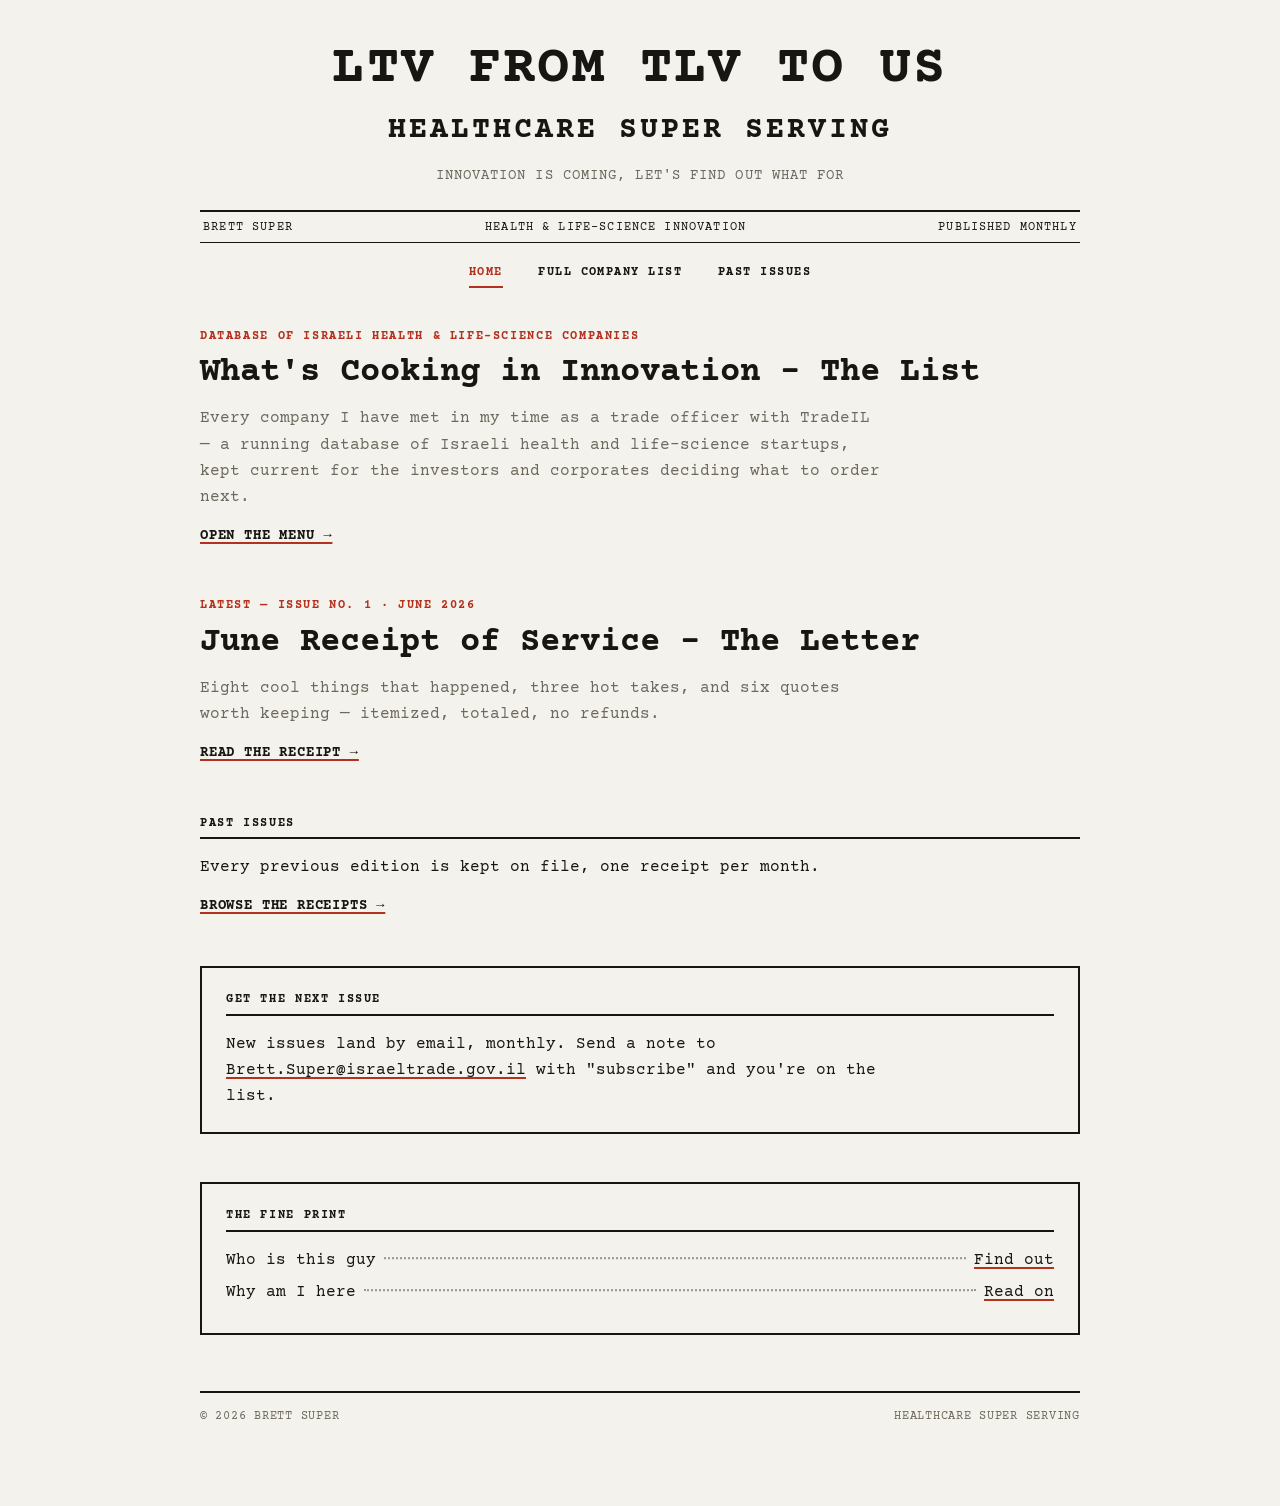
<file: index.html>
<!DOCTYPE html>
<html lang="en">
<head>
<meta charset="utf-8">
<meta name="viewport" content="width=device-width, initial-scale=1">
<title>Healthcare Super Serving — LTV from TLV to US</title>
<meta name="description" content="Essays on healthcare systems, incentives, and innovation — plus a curated database of Israeli health and life-science startups. By Brett Super.">
<link rel="preconnect" href="https://fonts.googleapis.com">
<link rel="preconnect" href="https://fonts.gstatic.com" crossorigin>
<link href="https://fonts.googleapis.com/css2?family=Courier+Prime:ital,wght@0,400;0,700;1,400&display=swap" rel="stylesheet">
<link rel="stylesheet" href="style.css">
</head>
<body>
<div class="sheet">

  <!-- ================= MASTHEAD ================= -->
  <header class="masthead">
    <h1><a href="index.html">LTV from TLV to US</a></h1>
    <p class="masthead-jr">Healthcare Super Serving</p>
    <p class="tagline">Innovation is Coming, Let's Find Out What For</p>
    <div class="dateline">
      <span>Brett Super</span>
      <span>Health &amp; life-science innovation</span>
      <span>Published monthly</span>
    </div>
  </header>

  <nav class="tabs" aria-label="Site">
    <a href="index.html" aria-current="page">Home</a>
    <a href="menu.html">Full Company List</a>
    <a href="archive.html">Past Issues</a>
  </nav>

  <!-- ================= WHAT'S COOKING =================
       Standing link to the startup database sheet.
  ==================================================== -->
  <section class="lead">
    <p class="kicker">Database of Israeli Health &amp; Life-Science Companies</p>
    <h2><a href="menu.html">What's Cooking in Innovation - The List</a></h2>
    <p class="deck">Every company I have met in my time as a trade officer with TradeIL — a running database of Israeli health and life-science startups, kept current for the investors and corporates deciding what to order next.</p>
    <a class="readlink" href="menu.html">Open the menu →</a>
  </section>

  <!-- ================= LATEST ISSUE =================
       When you publish a new issue, update this block:
       1. Change the href to the new issue file
       2. Change the kicker number/date, headline, and deck
       Then move the OLD issue down into the archive list below.
  ================================================== -->
  <section class="lead">
    <p class="kicker">Latest — Issue No. 1 · June 2026</p>
    <h2><a href="issues/issue-01.html">June Receipt of Service - The Letter</a></h2>
    <p class="deck">Eight cool things that happened, three hot takes, and six quotes worth keeping — itemized, totaled, no refunds.</p>
    <a class="readlink" href="issues/issue-01.html">Read the receipt →</a>
  </section>

  <!-- The full archive now lives on its own tab: archive.html.
       Nothing to maintain here — just the standing link below. -->
  <section>
    <h2 class="section-label">Past Issues</h2>
    <p style="margin-top:0.9rem;">Every previous edition is kept on file, one receipt per month.</p>
    <a class="readlink" href="archive.html">Browse the receipts →</a>
  </section>

  <!-- ================= SUBSCRIBE =================
       For now this is a simple email link. When you set up an
       email service (e.g. Buttondown), replace the paragraph
       below with the signup form code they give you.
  =============================================== -->
  <section class="subscribe">
    <h2 class="section-label">Get the next issue</h2>
    <p style="margin-top:0.9rem;">New issues land by email, monthly. Send a note to
      <a href="mailto:Brett.Super@israeltrade.gov.il?subject=Subscribe%20me%20to%20Healthcare%20Super%20Serving">Brett.Super@israeltrade.gov.il</a>
      with "subscribe" and you're on the list.</p>
  </section>

  <!-- ================= THE FINE PRINT =================
       Bio + mission statement links.
  ==================================================== -->
  <section class="subscribe">
    <h2 class="section-label">The Fine Print</h2>
    <div style="margin-top:0.9rem;">
      <div class="r-line"><span>Who is this guy</span><span class="fill"></span><a href="about.html">Find out</a></div>
      <div class="r-line"><span>Why am I here</span><span class="fill"></span><a href="why.html">Read on</a></div>
    </div>
  </section>

  <footer class="site-footer">
    <span>© 2026 Brett Super</span>
    <span>Healthcare Super Serving</span>
  </footer>

</div>
</body>
</html>
</file>
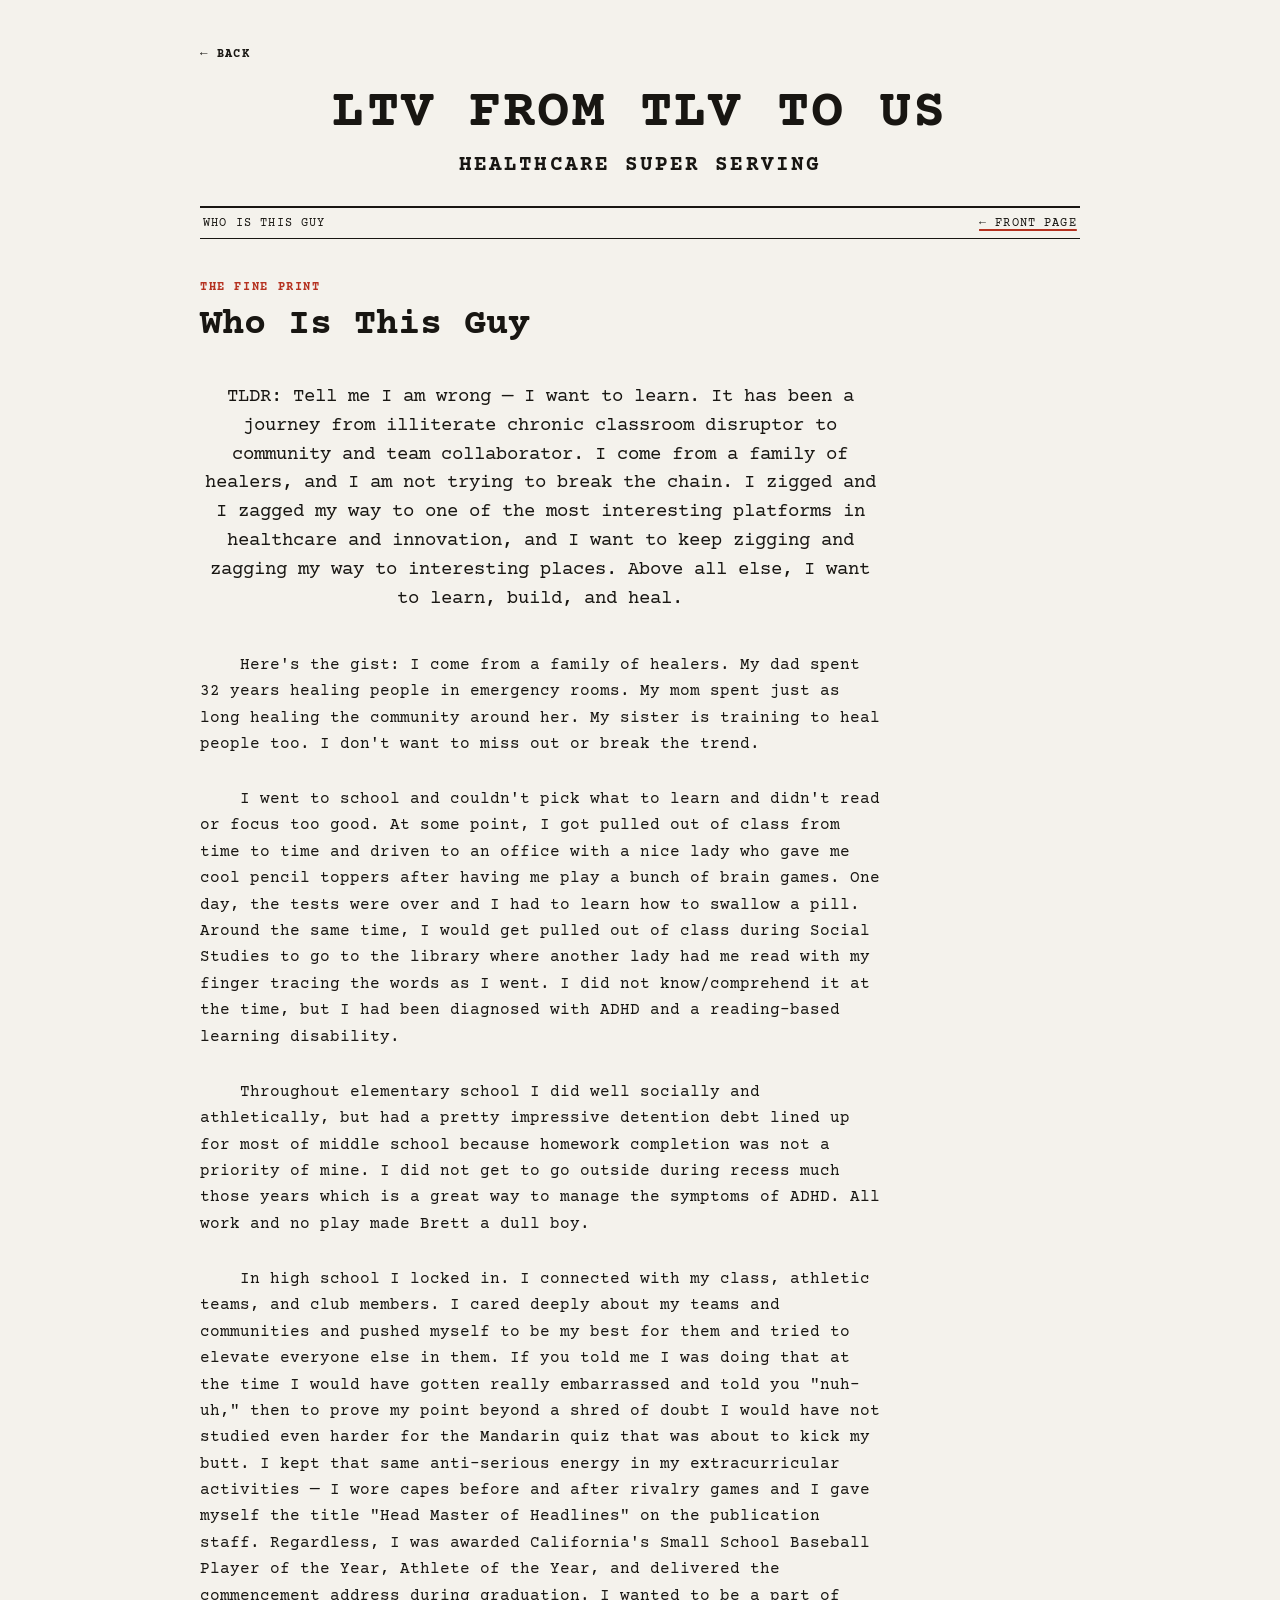
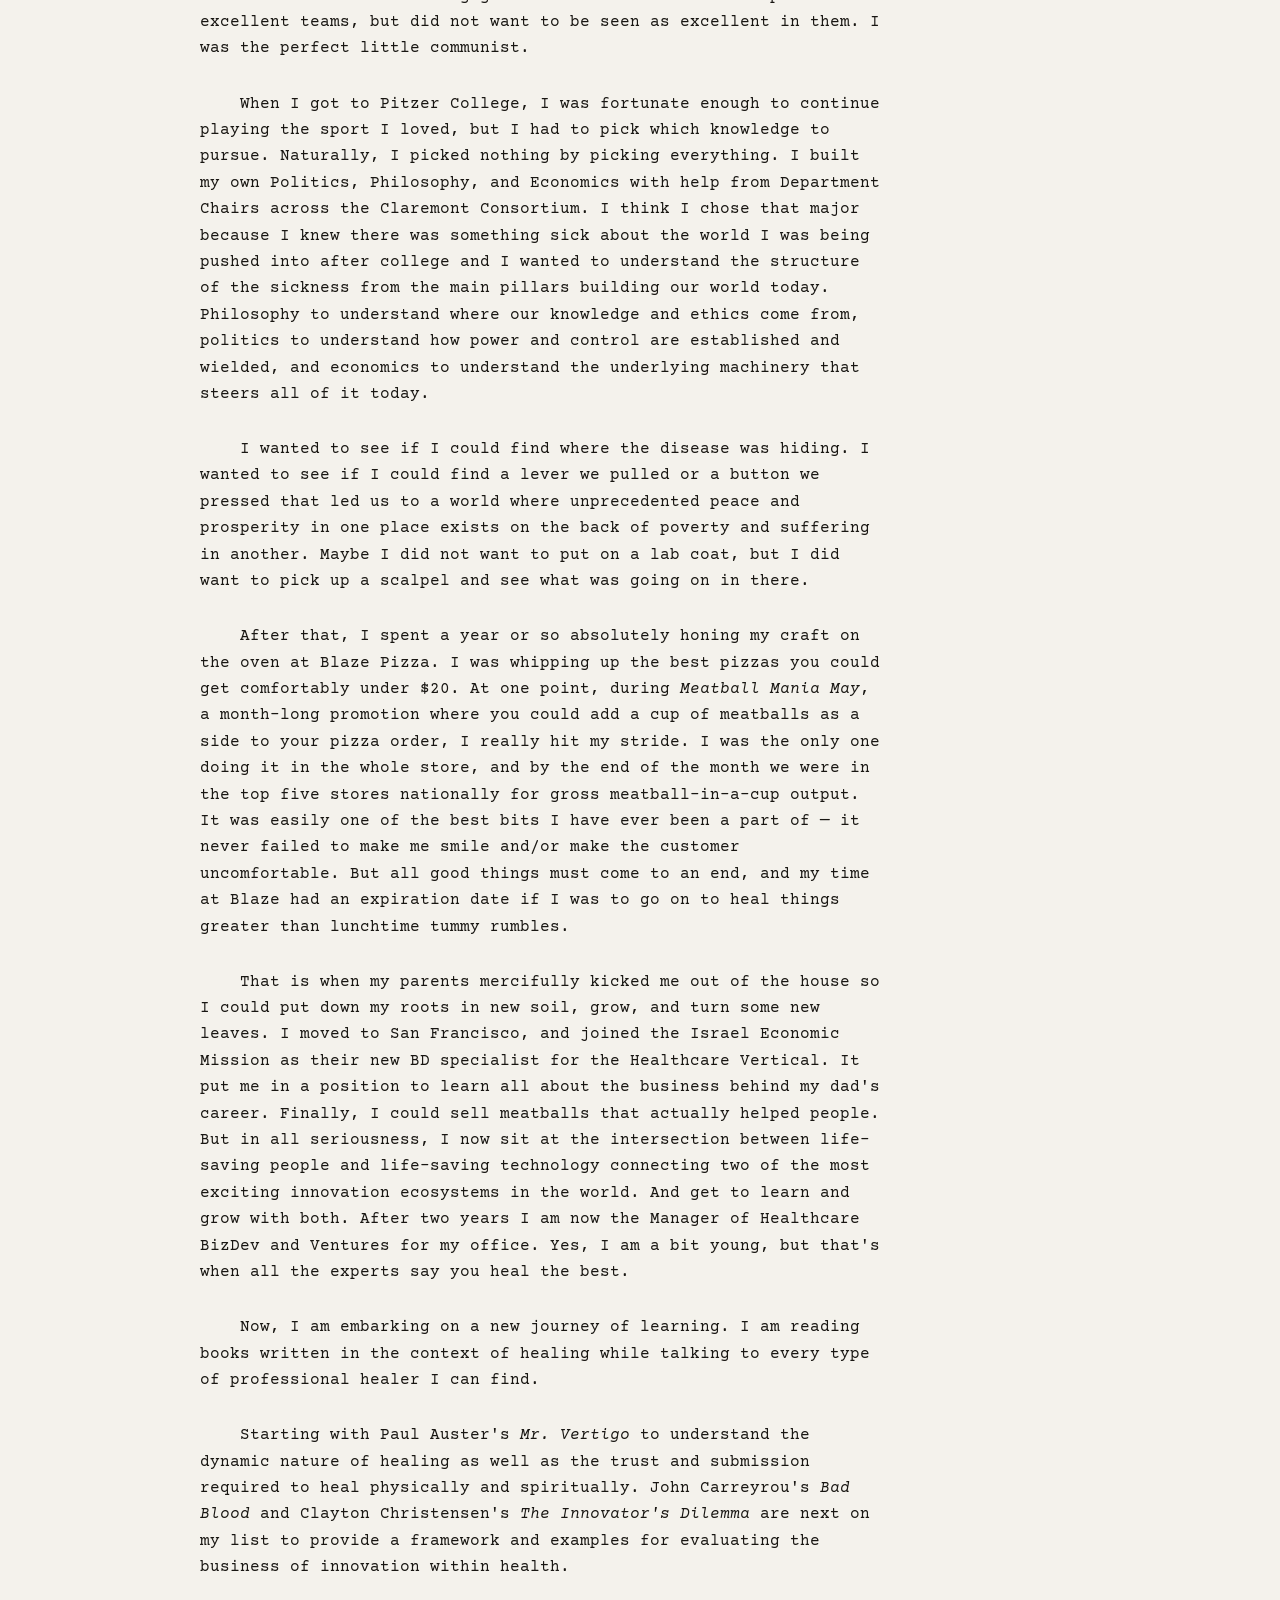
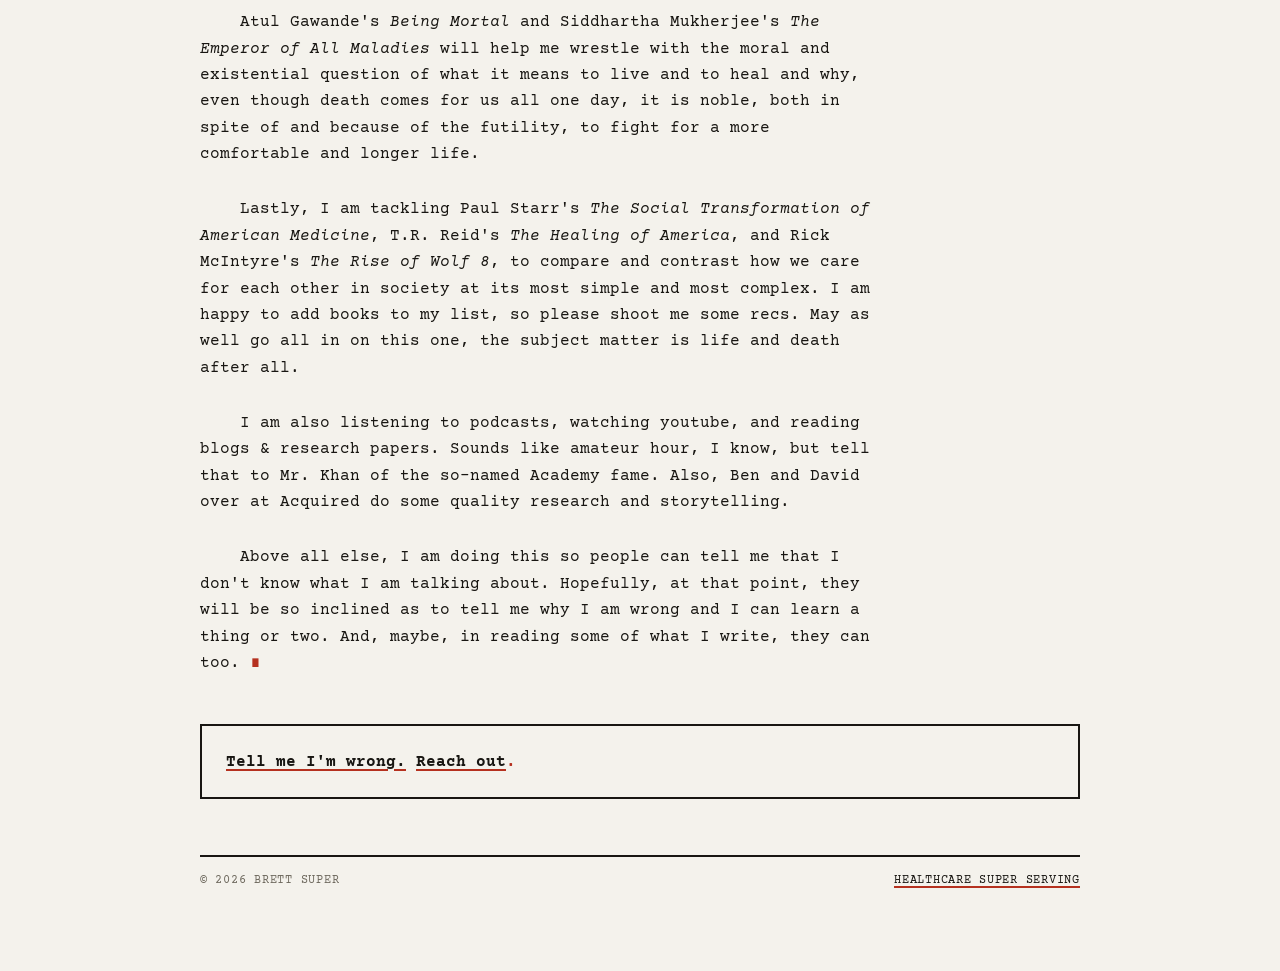
<file: about.html>
<!DOCTYPE html>
<html lang="en">
<head>
<meta charset="utf-8">
<meta name="viewport" content="width=device-width, initial-scale=1">
<title>Who Is This Guy — Healthcare Super Serving</title>
<meta name="description" content="Who is this guy: the person behind Healthcare Super Serving.">
<link rel="preconnect" href="https://fonts.googleapis.com">
<link rel="preconnect" href="https://fonts.gstatic.com" crossorigin>
<link href="https://fonts.googleapis.com/css2?family=Courier+Prime:ital,wght@0,400;0,700;1,400&display=swap" rel="stylesheet">
<link rel="stylesheet" href="style.css">
</head>
<body>
<div class="sheet">

  <a class="backlink" href="index.html" onclick="if(history.length>1){history.back();return false;}">← Back</a>

  <header class="masthead masthead--small">
    <h1><a href="index.html">LTV from TLV to US</a></h1>
    <p class="masthead-jr">Healthcare Super Serving</p>
    <div class="dateline">
      <span>Who is this guy</span>
      <span><a href="index.html">← Front page</a></span>
    </div>
  </header>

  <article>
    <header class="issue-head">
      <p class="meta">The Fine Print</p>
      <h2>Who Is This Guy</h2>
    </header>

    <!-- ============ BIO ============
         Each paragraph lives inside its own <p>...</p>.
         Space between paragraphs is automatic (set in style.css).
         The <p class="deck"> at the top is the centered TLDR.
         Italicize a book title by wrapping it: <em>Mr. Vertigo</em>.
    ================================ -->
    <div class="body-copy">

      <p class="deck">TLDR: Tell me I am wrong — I want to learn. It has been a journey from illiterate chronic classroom disruptor to community and team collaborator. I come from a family of healers, and I am not trying to break the chain. I zigged and I zagged my way to one of the most interesting platforms in healthcare and innovation, and I want to keep zigging and zagging my way to interesting places. Above all else, I want to learn, build, and heal.</p>

      <p>Here's the gist: I come from a family of healers. My dad spent 32 years healing people in emergency rooms. My mom spent just as long healing the community around her. My sister is training to heal people too. I don't want to miss out or break the trend.</p>

      <p>I went to school and couldn't pick what to learn and didn't read or focus too good. At some point, I got pulled out of class from time to time and driven to an office with a nice lady who gave me cool pencil toppers after having me play a bunch of brain games. One day, the tests were over and I had to learn how to swallow a pill. Around the same time, I would get pulled out of class during Social Studies to go to the library where another lady had me read with my finger tracing the words as I went. I did not know/comprehend it at the time, but I had been diagnosed with ADHD and a reading-based learning disability.</p>

      <p>Throughout elementary school I did well socially and athletically, but had a pretty impressive detention debt lined up for most of middle school because homework completion was not a priority of mine. I did not get to go outside during recess much those years which is a great way to manage the symptoms of ADHD. All work and no play made Brett a dull boy.</p>

      <p>In high school I locked in. I connected with my class, athletic teams, and club members. I cared deeply about my teams and communities and pushed myself to be my best for them and tried to elevate everyone else in them. If you told me I was doing that at the time I would have gotten really embarrassed and told you "nuh-uh," then to prove my point beyond a shred of doubt I would have not studied even harder for the Mandarin quiz that was about to kick my butt. I kept that same anti-serious energy in my extracurricular activities — I wore capes before and after rivalry games and I gave myself the title "Head Master of Headlines" on the publication staff. Regardless, I was awarded California's Small School Baseball Player of the Year, Athlete of the Year, and delivered the commencement address during graduation. I wanted to be a part of excellent teams, but did not want to be seen as excellent in them. I was the perfect little communist.</p>

      <p>When I got to Pitzer College, I was fortunate enough to continue playing the sport I loved, but I had to pick which knowledge to pursue. Naturally, I picked nothing by picking everything. I built my own Politics, Philosophy, and Economics with help from Department Chairs across the Claremont Consortium. I think I chose that major because I knew there was something sick about the world I was being pushed into after college and I wanted to understand the structure of the sickness from the main pillars building our world today. Philosophy to understand where our knowledge and ethics come from, politics to understand how power and control are established and wielded, and economics to understand the underlying machinery that steers all of it today.</p>

      <p>I wanted to see if I could find where the disease was hiding. I wanted to see if I could find a lever we pulled or a button we pressed that led us to a world where unprecedented peace and prosperity in one place exists on the back of poverty and suffering in another. Maybe I did not want to put on a lab coat, but I did want to pick up a scalpel and see what was going on in there.</p>

      <p>After that, I spent a year or so absolutely honing my craft on the oven at Blaze Pizza. I was whipping up the best pizzas you could get comfortably under $20. At one point, during <em>Meatball Mania May</em>, a month-long promotion where you could add a cup of meatballs as a side to your pizza order, I really hit my stride. I was the only one doing it in the whole store, and by the end of the month we were in the top five stores nationally for gross meatball-in-a-cup output. It was easily one of the best bits I have ever been a part of — it never failed to make me smile and/or make the customer uncomfortable. But all good things must come to an end, and my time at Blaze had an expiration date if I was to go on to heal things greater than lunchtime tummy rumbles.</p>

      <p>That is when my parents mercifully kicked me out of the house so I could put down my roots in new soil, grow, and turn some new leaves. I moved to San Francisco, and joined the Israel Economic Mission as their new BD specialist for the Healthcare Vertical. It put me in a position to learn all about the business behind my dad's career. Finally, I could sell meatballs that actually helped people. But in all seriousness, I now sit at the intersection between life-saving people and life-saving technology connecting two of the most exciting innovation ecosystems in the world. And get to learn and grow with both. After two years I am now the Manager of Healthcare BizDev and Ventures for my office. Yes, I am a bit young, but that's when all the experts say you heal the best.</p>

      <p>Now, I am embarking on a new journey of learning. I am reading books written in the context of healing while talking to every type of professional healer I can find.</p>

      <p>Starting with Paul Auster's <em>Mr. Vertigo</em> to understand the dynamic nature of healing as well as the trust and submission required to heal physically and spiritually. John Carreyrou's <em>Bad Blood</em> and Clayton Christensen's <em>The Innovator's Dilemma</em> are next on my list to provide a framework and examples for evaluating the business of innovation within health.</p>

      <p>Atul Gawande's <em>Being Mortal</em> and Siddhartha Mukherjee's <em>The Emperor of All Maladies</em> will help me wrestle with the moral and existential question of what it means to live and to heal and why, even though death comes for us all one day, it is noble, both in spite of and because of the futility, to fight for a more comfortable and longer life.</p>

      <p>Lastly, I am tackling Paul Starr's <em>The Social Transformation of American Medicine</em>, T.R. Reid's <em>The Healing of America</em>, and Rick McIntyre's <em>The Rise of Wolf 8</em>, to compare and contrast how we care for each other in society at its most simple and most complex. I am happy to add books to my list, so please shoot me some recs. May as well go all in on this one, the subject matter is life and death after all.</p>

      <p>I am also listening to podcasts, watching youtube, and reading blogs &amp; research papers. Sounds like amateur hour, I know, but tell that to Mr. Khan of the so-named Academy fame. Also, Ben and David over at Acquired do some quality research and storytelling.</p>

      <p>Above all else, I am doing this so people can tell me that I don't know what I am talking about. Hopefully, at that point, they will be so inclined as to tell me why I am wrong and I can learn a thing or two. And, maybe, in reading some of what I write, they can too. <span class="endmark">∎</span></p>

    </div>
    <!-- ============ END BIO ============ -->

    <section class="subscribe">
      <p class="motto" style="margin-top:0;"><a href="https://docs.google.com/document/d/1-W6YDQ1JN4vNoYxRwOJlEFIrLDBwjaf_9rnTs1dHxzU/edit?tab=t.0">Tell me I'm wrong.</a> <a href="mailto:Brett.Super@israeltrade.gov.il?subject=You're%20wrong%2C%20here's%20why">Reach out</a>.</p>
    </section>
  </article>

  <footer class="site-footer">
    <span>© 2026 Brett Super</span>
    <span><a href="index.html">Healthcare Super Serving</a></span>
  </footer>

</div>
</body>
</html>
</body>
</html>
</file>
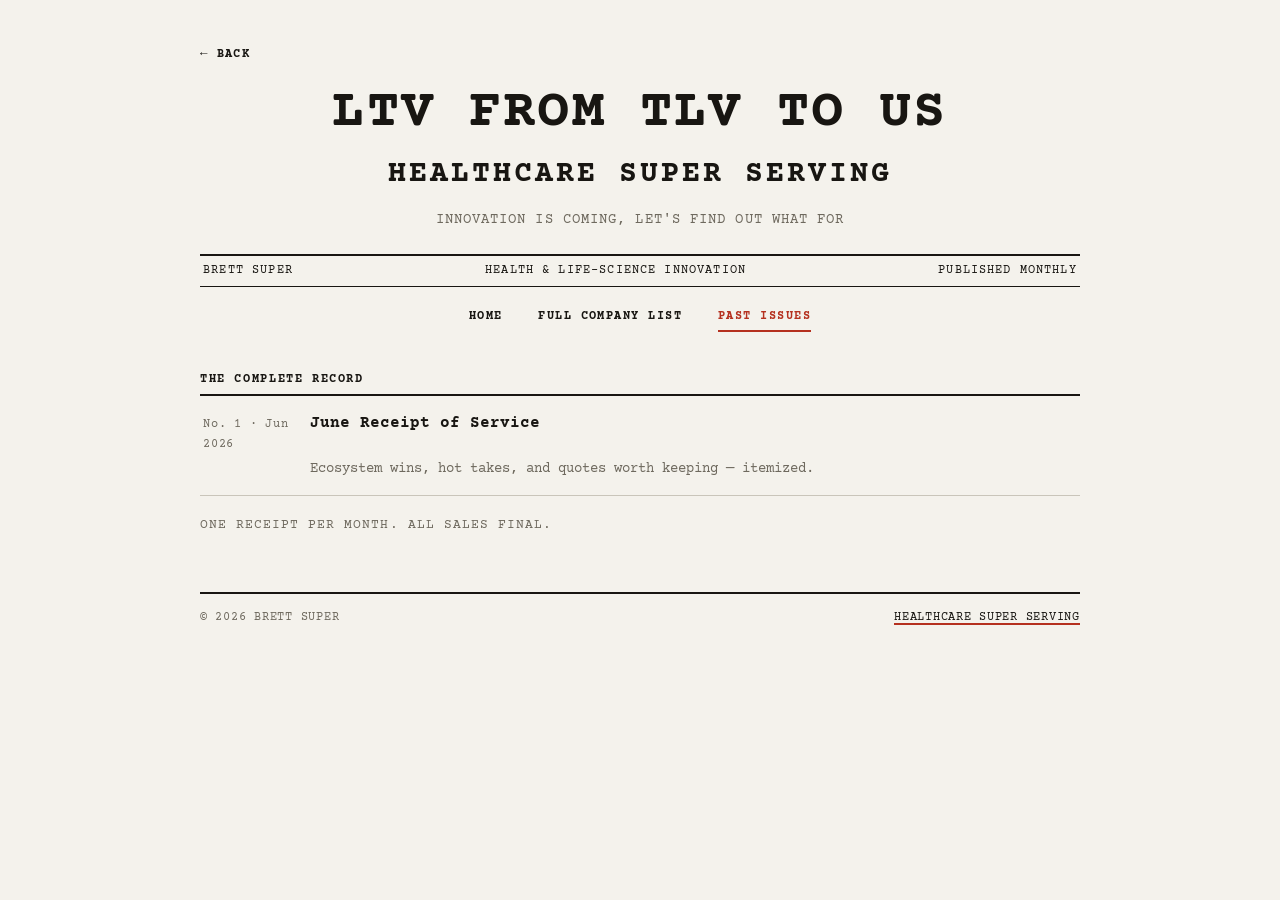
<file: archive.html>
<!DOCTYPE html>
<html lang="en">
<head>
<meta charset="utf-8">
<meta name="viewport" content="width=device-width, initial-scale=1">
<title>Past Issues — Healthcare Super Serving</title>
<meta name="description" content="The complete record: every past issue of Healthcare Super Serving, one receipt per month.">
<link rel="preconnect" href="https://fonts.googleapis.com">
<link rel="preconnect" href="https://fonts.gstatic.com" crossorigin>
<link href="https://fonts.googleapis.com/css2?family=Courier+Prime:ital,wght@0,400;0,700;1,400&display=swap" rel="stylesheet">
<link rel="stylesheet" href="style.css">
</head>
<body>
<div class="sheet">
  <a class="backlink" href="index.html" onclick="if(history.length>1){history.back();return false;}">← Back</a>
  <header class="masthead">
    <h1><a href="index.html">LTV from TLV to US</a></h1>
    <p class="masthead-jr">Healthcare Super Serving</p>
    <p class="tagline">Innovation is Coming, Let's Find Out What For</p>
    <div class="dateline">
      <span>Brett Super</span>
      <span>Health &amp; life-science innovation</span>
      <span>Published monthly</span>
    </div>
  </header>
  <nav class="tabs" aria-label="Site">
    <a href="index.html">Home</a>
    <a href="menu.html">Full Company List</a>
    <a href="archive.html" aria-current="page">Past Issues</a>
  </nav>
  <!-- ================= THE RECEIPTS (ARCHIVE) =================
       This is the ONLY list you maintain. When you publish a new
       issue, copy the top <li> block, paste it ABOVE the others,
       and edit the number, date, link, title, and description.
       Newest issue always sits at the top.
  ============================================================ -->
  <section>
    <h2 class="section-label">The Complete Record</h2>
    <ul class="archive">
      <li>
        <span class="no">No. 1 · Jun 2026</span>
        <span class="ti"><a href="issues/issue-01.html">June Receipt of Service</a></span>
        <span class="dk">Ecosystem wins, hot takes, and quotes worth keeping — itemized.</span>
      </li>
      <!-- New issues go above this line's neighbors — newest first -->
    </ul>
    <p style="margin-top:1.2rem; font-size:0.8rem; color:#6e695e; text-transform:uppercase; letter-spacing:0.08em;">One receipt per month. All sales final.</p>
  </section>
  <footer class="site-footer">
    <span>© 2026 Brett Super</span>
    <span><a href="index.html">Healthcare Super Serving</a></span>
  </footer>
</div>
</body>
</html>
</file>
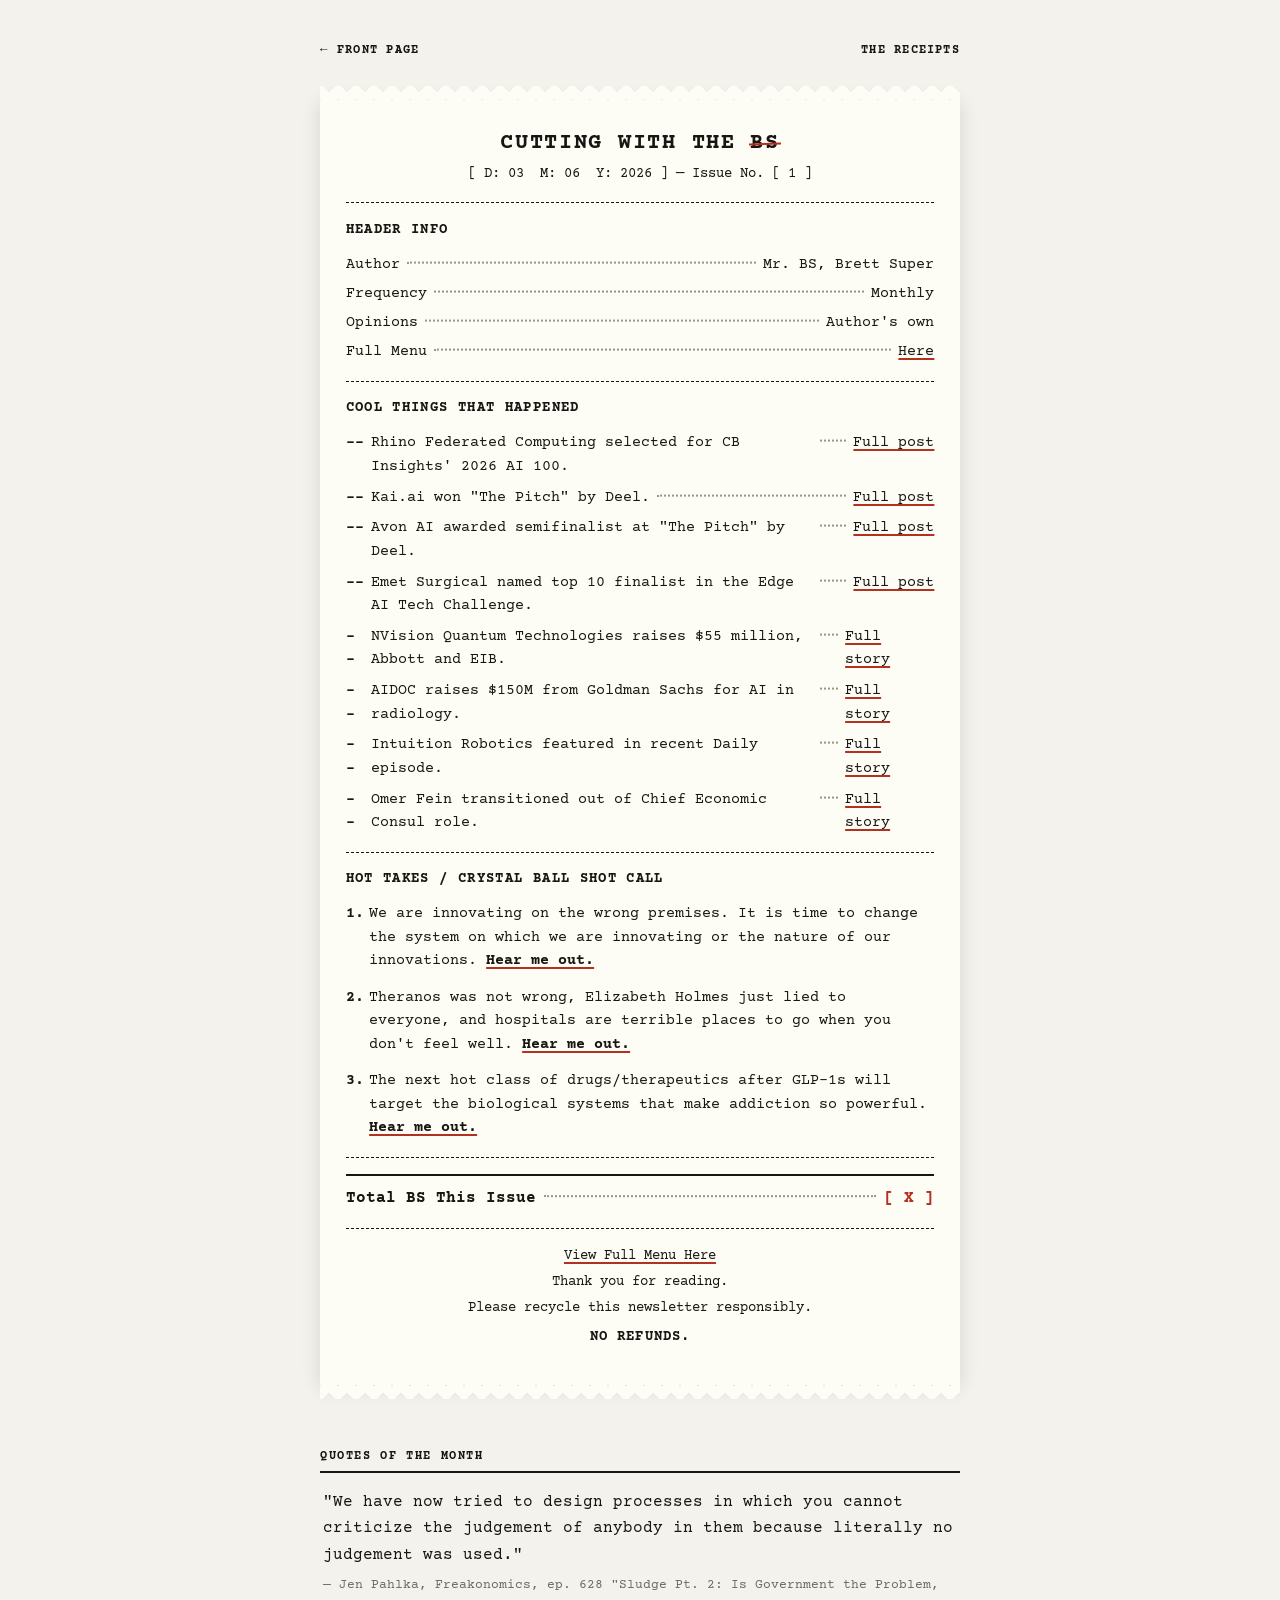
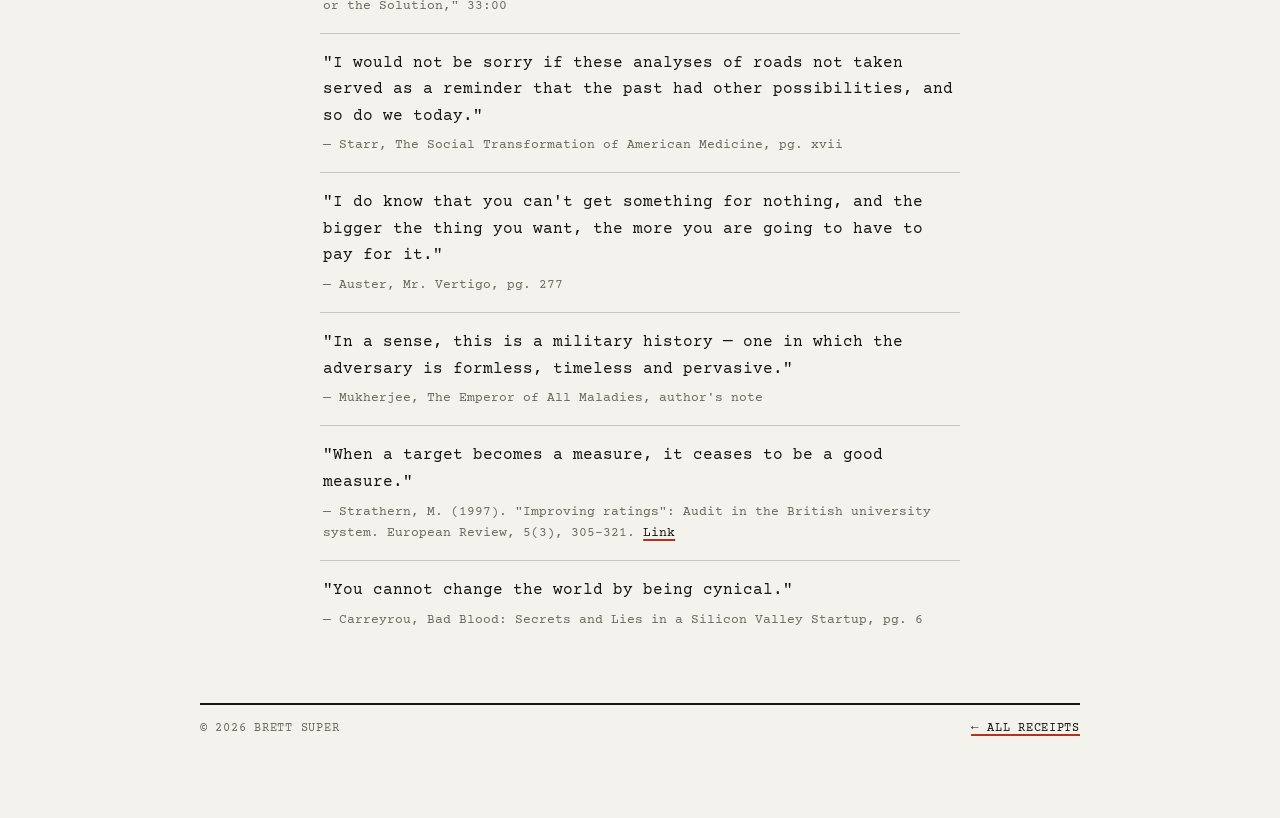
<file: issue-01.html>
<!DOCTYPE html>
<html lang="en">
<head>
<meta charset="utf-8">
<meta name="viewport" content="width=device-width, initial-scale=1">
<title>Issue No. 1 — June Receipt of Service | Cutting with the BS</title>
<meta name="description" content="The June 2026 receipt of service: ecosystem wins, hot takes, and the month's BS, itemized.">
<link rel="preconnect" href="https://fonts.googleapis.com">
<link rel="preconnect" href="https://fonts.gstatic.com" crossorigin>
<link href="https://fonts.googleapis.com/css2?family=Courier+Prime:ital,wght@0,400;0,700;1,400&display=swap" rel="stylesheet">
<link rel="stylesheet" href="../style.css">
</head>
<body>
<div class="sheet">

  <nav class="r-nav" aria-label="Site">
    <a href="../index.html">← Front Page</a>
    <a href="../archive.html">The Receipts</a>
  </nav>

  <div class="receipt-wrap">
    <div class="tear tear--top"></div>
    <article class="receipt">

      <!-- ============ RECEIPT HEADER ============
           Each issue: update the date and issue number.
      ========================================== -->
      <header class="r-head">
        <p class="r-title">Cutting with the <span class="struck">BS</span></p>
        <p class="r-meta">[ D: 03&nbsp; M: 06&nbsp; Y: 2026 ] — Issue No. [ 1 ]</p>
      </header>

      <hr class="r-rule">

      <!-- ============ HEADER INFO ============ -->
      <section>
        <h2 class="r-section">Header Info</h2>
        <div class="r-line"><span>Author</span><span class="fill"></span><span class="val">Mr. BS, Brett Super</span></div>
        <div class="r-line"><span>Frequency</span><span class="fill"></span><span class="val">Monthly</span></div>
        <div class="r-line"><span>Opinions</span><span class="fill"></span><span class="val">Author's own</span></div>
        <!-- "Full Menu" — point this at your startup database / archive -->
        <div class="r-line"><span>Full Menu</span><span class="fill"></span><span class="val"><a href="#">Here</a></span></div>
      </section>

      <hr class="r-rule">

      <!-- ============ COOL THINGS THAT HAPPENED ============
           One <li> per item. Replace the # in each href with
           the real link for "Full post/story here."
      ===================================================== -->
      <section>
        <h2 class="r-section">Cool Things That Happened</h2>
        <ul class="r-items">
          <li><span class="what">Rhino Federated Computing selected for CB Insights' 2026 AI 100.</span><span class="fill"></span><a href="#">Full post</a></li>
          <li><span class="what">Kai.ai won "The Pitch" by Deel.</span><span class="fill"></span><a href="#">Full post</a></li>
          <li><span class="what">Avon AI awarded semifinalist at "The Pitch" by Deel.</span><span class="fill"></span><a href="#">Full post</a></li>
          <li><span class="what">Emet Surgical named top 10 finalist in the Edge AI Tech Challenge.</span><span class="fill"></span><a href="#">Full post</a></li>
          <li><span class="what">NVision Quantum Technologies raises $55 million, Abbott and EIB.</span><span class="fill"></span><a href="#">Full story</a></li>
          <li><span class="what">AIDOC raises $150M from Goldman Sachs for AI in radiology.</span><span class="fill"></span><a href="#">Full story</a></li>
          <li><span class="what">Intuition Robotics featured in recent Daily episode.</span><span class="fill"></span><a href="#">Full story</a></li>
          <li><span class="what">Omer Fein transitioned out of Chief Economic Consul role.</span><span class="fill"></span><a href="#">Full story</a></li>
        </ul>
      </section>

      <hr class="r-rule">

      <!-- ============ HOT TAKES ============
           "Hear me out" should link to the essay for each take —
           replace the # with the essay page or link.
      ===================================== -->
      <section>
        <h2 class="r-section">Hot Takes / Crystal Ball Shot Call</h2>
        <ol class="r-takes">
          <li>We are innovating on the wrong premises. It is time to change the system on which we are innovating or the nature of our innovations. <a class="hearme" href="#">Hear me out.</a></li>
          <li>Theranos was not wrong, Elizabeth Holmes just lied to everyone, and hospitals are terrible places to go when you don't feel well. <a class="hearme" href="#">Hear me out.</a></li>
          <li>The next hot class of drugs/therapeutics after GLP-1s will target the biological systems that make addiction so powerful. <a class="hearme" href="#">Hear me out.</a></li>
        </ol>
      </section>

      <hr class="r-rule">

      <!-- ============ TOTAL ============
           Update the tally each issue.
      ================================= -->
      <div class="r-total"><span>Total BS This Issue</span><span class="fill"></span><span class="val">[ X ]</span></div>

      <hr class="r-rule">

      <footer class="r-foot">
        <p><a href="#">View Full Menu Here</a></p>
        <p>Thank you for reading.</p>
        <p>Please recycle this newsletter responsibly.</p>
        <p class="norefunds">No refunds.</p>
      </footer>

    </article>
    <div class="tear tear--bottom"></div>
  </div>

  <!-- ============ QUOTES OF THE MONTH ============
       Sits below the receipt. One <figure> per quote:
       the quote in <blockquote>, the source in <figcaption>.
  ================================================ -->
  <section class="quotes">
    <h2 class="section-label">Quotes of the Month</h2>

    <figure>
      <blockquote><p>"We have now tried to design processes in which you cannot criticize the judgement of anybody in them because literally no judgement was used."</p></blockquote>
      <figcaption>— Jen Pahlka, Freakonomics, ep. 628 "Sludge Pt. 2: Is Government the Problem, or the Solution," 33:00</figcaption>
    </figure>

    <figure>
      <blockquote><p>"I would not be sorry if these analyses of roads not taken served as a reminder that the past had other possibilities, and so do we today."</p></blockquote>
      <figcaption>— Starr, The Social Transformation of American Medicine, pg. xvii</figcaption>
    </figure>

    <figure>
      <blockquote><p>"I do know that you can't get something for nothing, and the bigger the thing you want, the more you are going to have to pay for it."</p></blockquote>
      <figcaption>— Auster, Mr. Vertigo, pg. 277</figcaption>
    </figure>

    <figure>
      <blockquote><p>"In a sense, this is a military history — one in which the adversary is formless, timeless and pervasive."</p></blockquote>
      <figcaption>— Mukherjee, The Emperor of All Maladies, author's note</figcaption>
    </figure>

    <figure>
      <blockquote><p>"When a target becomes a measure, it ceases to be a good measure."</p></blockquote>
      <figcaption>— Strathern, M. (1997). "Improving ratings": Audit in the British university system. European Review, 5(3), 305–321. <a href="#">Link</a></figcaption>
    </figure>

    <figure>
      <blockquote><p>"You cannot change the world by being cynical."</p></blockquote>
      <figcaption>— Carreyrou, Bad Blood: Secrets and Lies in a Silicon Valley Startup, pg. 6</figcaption>
    </figure>
  </section>

  <footer class="site-footer">
    <span>© 2026 Brett Super</span>
    <span><a href="../archive.html">← All receipts</a></span>
  </footer>

</div>
</body>
</html>
</file>
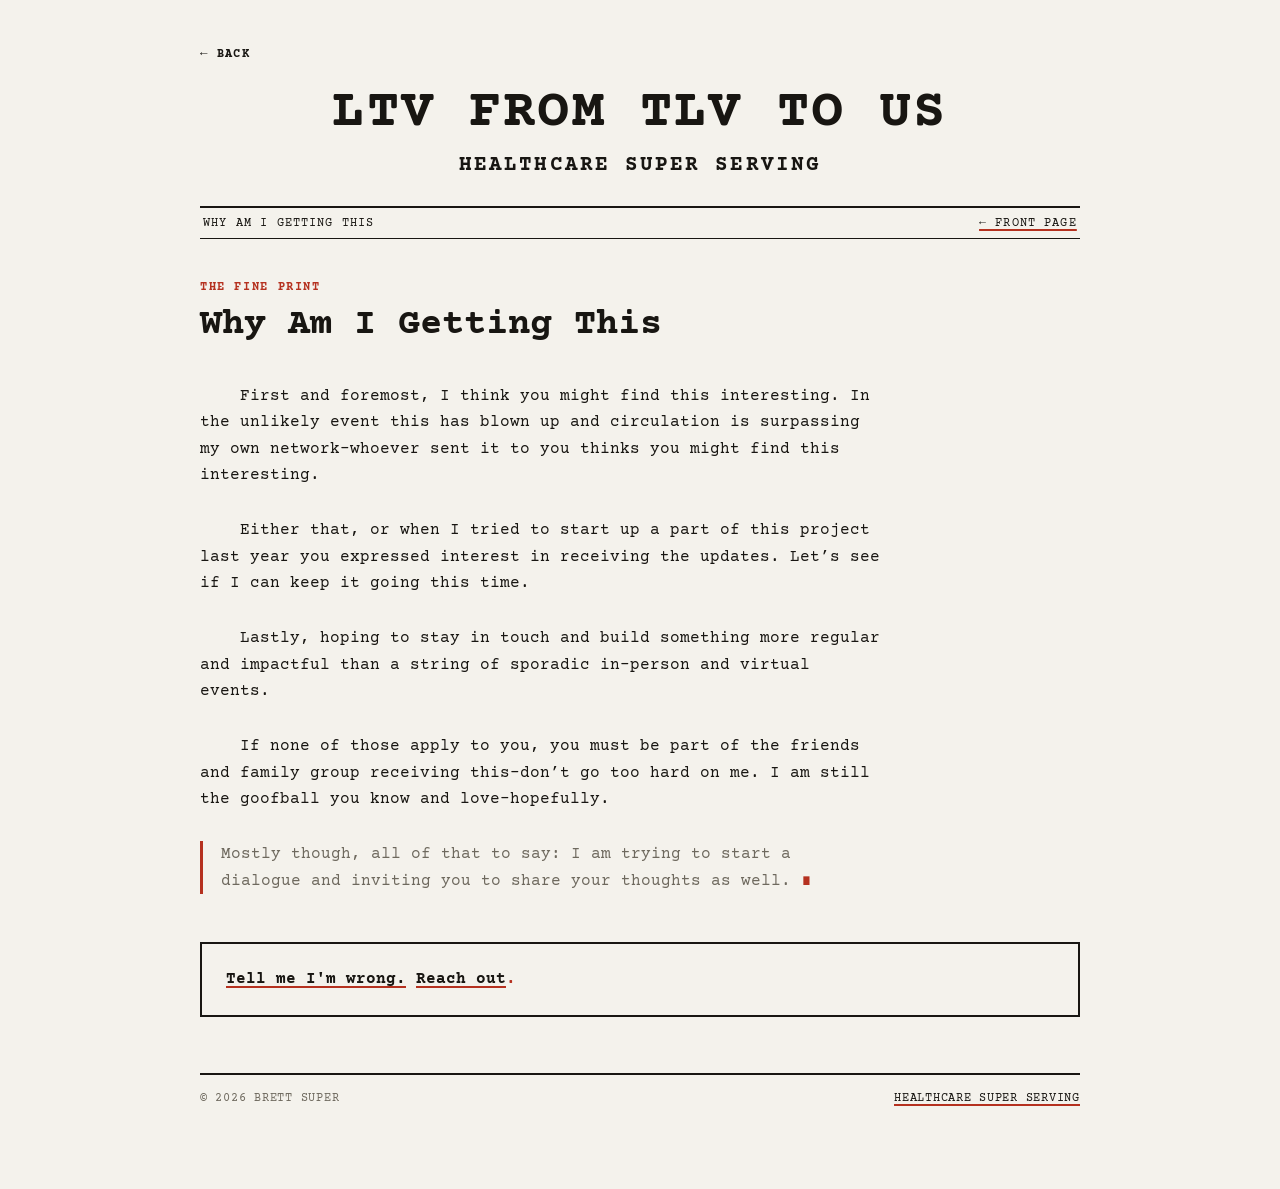
<file: why.html>
<!DOCTYPE html>
<html lang="en">
<head>
<meta charset="utf-8">
<meta name="viewport" content="width=device-width, initial-scale=1">
<title>Why Am I Getting This — Healthcare Super Serving</title>
<meta name="description" content="Why am I getting this: what Healthcare Super Serving is for.">
<link rel="preconnect" href="https://fonts.googleapis.com">
<link rel="preconnect" href="https://fonts.gstatic.com" crossorigin>
<link href="https://fonts.googleapis.com/css2?family=Courier+Prime:ital,wght@0,400;0,700;1,400&display=swap" rel="stylesheet">
<link rel="stylesheet" href="style.css">
</head>
<body>
<div class="sheet">

  <a class="backlink" href="index.html" onclick="if(history.length>1){history.back();return false;}">← Back</a>

  <header class="masthead masthead--small">
    <h1><a href="index.html">LTV from TLV to US</a></h1>
    <p class="masthead-jr">Healthcare Super Serving</p>
    <div class="dateline">
      <span>Why am I getting this</span>
      <span><a href="index.html">← Front page</a></span>
    </div>
  </header>

  <article>
    <header class="issue-head">
      <p class="meta">The Fine Print</p>
      <h2>Why Am I Getting This</h2>
    </header>

    <!-- ============ PASTE YOUR TEXT BELOW ============
         Replace the sample paragraphs between here and END.
         Each paragraph goes inside its own <p>...</p>.
         For the bolded closing line ("Mostly though..."), the
         <blockquote> below gives it the emphasized red-rule look.
    ================================================= -->
    <div class="body-copy">

      <p>First and foremost, I think you might find this interesting. In the unlikely event this has blown up and circulation is surpassing my own network–whoever sent it to you thinks you might find this interesting.</p>

      <p>Either that, or when I tried to start up a part of this project last year you expressed interest in receiving the updates. Let’s see if I can keep it going this time.</p>

      <p>Lastly, hoping to stay in touch and build something more regular and impactful than a string of sporadic in-person and virtual events.</p>

      <p>If none of those apply to you, you must be part of the friends and family group receiving this–don’t go too hard on me. I am still the goofball you know and love–hopefully.</p>

      <blockquote>
        <p>Mostly though, all of that to say: I am trying to start a dialogue and inviting you to share your thoughts as well. <span class="endmark">∎</span></p>
      </blockquote>

    </div>
    <!-- ============ END TEXT ============ -->

    <section class="subscribe">
     <p class="motto" style="margin-top:0;"><a href="https://docs.google.com/document/d/1-W6YDQ1JN4vNoYxRwOJlEFIrLDBwjaf_9rnTs1dHxzU/edit?tab=t.0">Tell me I'm wrong.</a> <a href="mailto:Brett.Super@israeltrade.gov.il?subject=You're%20wrong%2C%20here's%20why">Reach out</a>.</p>
    </section>
  </article>

  <footer class="site-footer">
    <span>© 2026 Brett Super</span>
    <span><a href="index.html">Healthcare Super Serving</a></span>
  </footer>

</div>
</body>
</html>
</file>
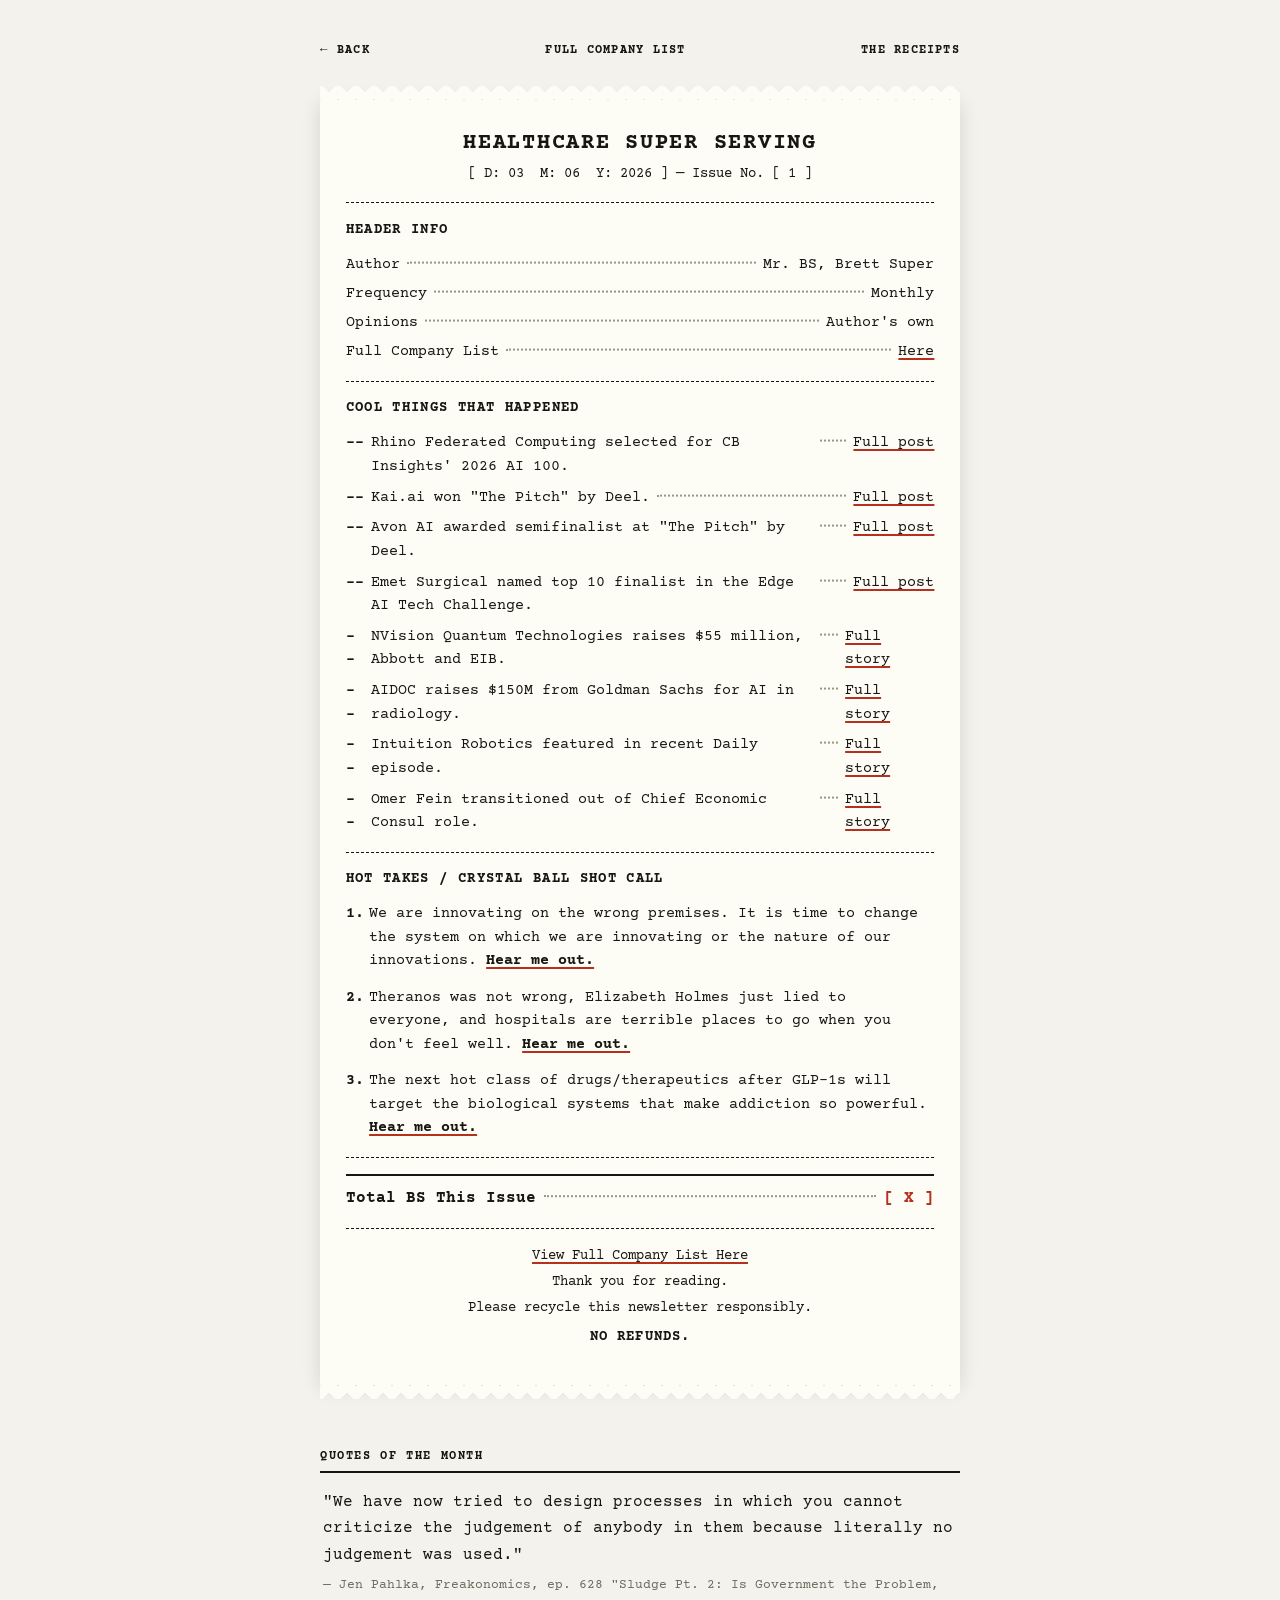
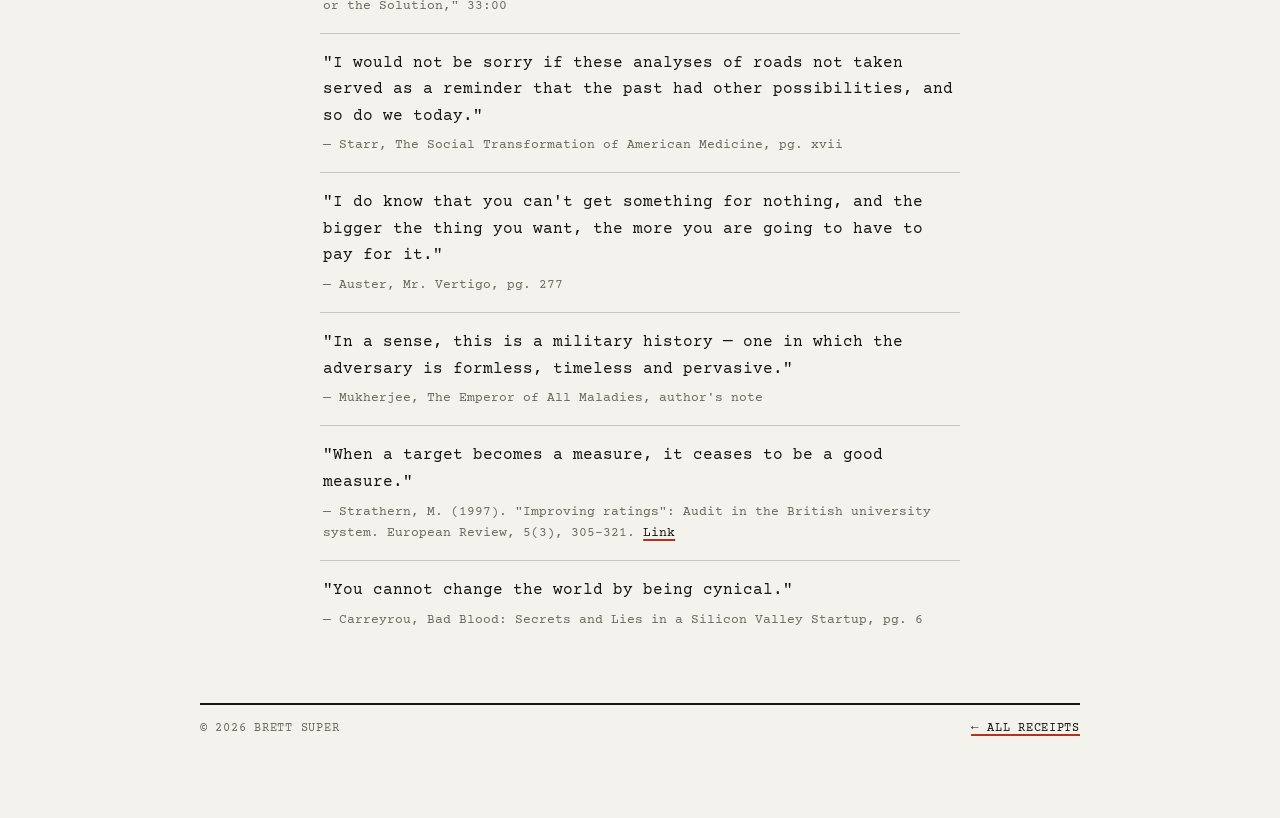
<file: issues/issue-01.html>
<!DOCTYPE html>
<html lang="en">
<head>
<meta charset="utf-8">
<meta name="viewport" content="width=device-width, initial-scale=1">
<title>Issue No. 1 — June Receipt of Service | Healthcare Super Serving</title>
<meta name="description" content="The June 2026 receipt of service: ecosystem wins, hot takes, and quotes worth keeping — itemized.">
<link rel="preconnect" href="https://fonts.googleapis.com">
<link rel="preconnect" href="https://fonts.gstatic.com" crossorigin>
<link href="https://fonts.googleapis.com/css2?family=Courier+Prime:ital,wght@0,400;0,700;1,400&display=swap" rel="stylesheet">
<link rel="stylesheet" href="../style.css">
</head>
<body>
<div class="sheet">

  <nav class="r-nav" aria-label="Site">
    <a class="backlink" style="margin-bottom:0;" href="../index.html" onclick="if(history.length>1){history.back();return false;}">← Back</a>
    <a href="../menu.html">Full Company List</a>
    <a href="../archive.html">The Receipts</a>
  </nav>

  <div class="receipt-wrap">
    <div class="tear tear--top"></div>
    <article class="receipt">

      <!-- ============ RECEIPT HEADER ============
           Each issue: update the date and issue number.
      ========================================== -->
      <header class="r-head">
        <p class="r-title">Healthcare Super Serving</p>
        <p class="r-meta">[ D: 03&nbsp; M: 06&nbsp; Y: 2026 ] — Issue No. [ 1 ]</p>
      </header>

      <hr class="r-rule">

      <!-- ============ HEADER INFO ============ -->
      <section>
        <h2 class="r-section">Header Info</h2>
        <div class="r-line"><span>Author</span><span class="fill"></span><span class="val">Mr. BS, Brett Super</span></div>
        <div class="r-line"><span>Frequency</span><span class="fill"></span><span class="val">Monthly</span></div>
        <div class="r-line"><span>Opinions</span><span class="fill"></span><span class="val">Author's own</span></div>
        <!-- "Full Menu" — point this at your startup database / archive -->
        <div class="r-line"><span>Full Company List</span><span class="fill"></span><span class="val"><a target="_blank" rel="noopener" href="https://docs.google.com/spreadsheets/d/15b_UxR56NnEzYyg7M-SV6z0ygSkePHLp1TZDQjFo7Og/edit?gid=513309086#gid=513309086">Here</a></span></div>
      </section>

      <hr class="r-rule">

      <!-- ============ COOL THINGS THAT HAPPENED ============
           One <li> per item. Replace the # in each href with
           the real link for "Full post/story here."
      ===================================================== -->
      <section>
        <h2 class="r-section">Cool Things That Happened</h2>
        <ul class="r-items">
          <li><span class="what">Rhino Federated Computing selected for CB Insights' 2026 AI 100.</span><span class="fill"></span><a target="_blank" rel="noopener" href="https://www.linkedin.com/posts/luzhangvc_cbinsights-ai100-ai-share-7457447233802846208-8x5n?utm_source=share&utm_medium=member_desktop&rcm=ACoAADGFXYIB02q1E9bJEI1PrgCDz_fJMyWTcOY">Full post</a></li>
          <li><span class="what">Kai.ai won "The Pitch" by Deel.</span><span class="fill"></span><a target="_blank" rel="noopener" href="https://www.linkedin.com/posts/thefrenkel_kaiai-won-the-pitch-by-deel-out-of-thousands-activity-7459666141846794240-TQKy?utm_source=share&utm_medium=member_desktop&rcm=ACoAADGFXYIB02q1E9bJEI1PrgCDz_fJMyWTcOY">Full post</a></li>
          <li><span class="what">Avon AI awarded semifinalist at "The Pitch" by Deel.</span><span class="fill"></span><a target="_blank" rel="noopener" href="https://www.linkedin.com/posts/chen-markman-7071a0104_startup-ai-israeltech-share-7459240534277206016-BFmY?utm_source=share&utm_medium=member_desktop&rcm=ACoAADGFXYIB02q1E9bJEI1PrgCDz_fJMyWTcOY">Full post</a></li>
          <li><span class="what">Emet Surgical named top 10 finalist in the Edge AI Tech Challenge.</span><span class="fill"></span><a target="_blank" rel="noopener" href="https://www.linkedin.com/posts/emet-surgical-inc_revolutionizing-surgical-intelligence-activity-7455990279213535233-lU2_?utm_source=share&utm_medium=member_desktop&rcm=ACoAADGFXYIB02q1E9bJEI1PrgCDz_fJMyWTcOY">Full post</a></li>
          <li><span class="what">NVision Quantum Technologies raises $55 million, Abbott and EIB.</span><span class="fill"></span><a target="_blank" rel="noopener" href="https://www.calcalistech.com/ctechnews/article/ryahirzkgg">Full story</a></li>
          <li><span class="what">AIDOC raises $150M from Goldman Sachs for AI in radiology.</span><span class="fill"></span><a target="_blank" rel="noopener" href="https://www.calcalistech.com/ctechnews/article/by2ox4yczx">Full story</a></li>
          <li><span class="what">Intuition Robotics featured in recent Daily episode.</span><span class="fill"></span><a target="_blank" rel="noopener" href="https://open.spotify.com/episode/1W6M6HY9VjBGufkLi19abs?si=e6a631898c5f4d87">Full story</a></li>
          <li><span class="what">Omer Fein transitioned out of Chief Economic Consul role.</span><span class="fill"></span><a target="_blank" rel="noopener" href="https://www.linkedin.com/posts/omerfein_this-week-i-begin-the-mit-sloan-fellows-activity-7467677935248977920-fSvY?utm_source=share&utm_medium=member_desktop&rcm=ACoAADGFXYIB02q1E9bJEI1PrgCDz_fJMyWTcOY">Full story</a></li>
        </ul>
      </section>

      <hr class="r-rule">

      <!-- ============ HOT TAKES ============
           "Hear me out" should link to the essay for each take —
           replace the # with the essay page or link.
      ===================================== -->
      <section>
        <h2 class="r-section">Hot Takes / Crystal Ball Shot Call</h2>
        <ol class="r-takes">
          <li>We are innovating on the wrong premises. It is time to change the system on which we are innovating or the nature of our innovations. <a class="hearme" href="https://docs.google.com/document/d/1-W6YDQ1JN4vNoYxRwOJlEFIrLDBwjaf_9rnTs1dHxzU/edit?tab=t.me9r5widak6u">Hear me out.</a></li>
          <li>Theranos was not wrong, Elizabeth Holmes just lied to everyone, and hospitals are terrible places to go when you don't feel well. <a class="hearme" href="https://docs.google.com/document/d/1-W6YDQ1JN4vNoYxRwOJlEFIrLDBwjaf_9rnTs1dHxzU/edit?tab=t.j92oio7vk34o">Hear me out.</a></li>
          <li>The next hot class of drugs/therapeutics after GLP-1s will target the biological systems that make addiction so powerful. <a class="hearme" href="https://docs.google.com/document/d/1-W6YDQ1JN4vNoYxRwOJlEFIrLDBwjaf_9rnTs1dHxzU/edit?tab=t.350k1m11qmvh">Hear me out.</a></li>
        </ol>
      </section>

      <hr class="r-rule">

      <!-- ============ TOTAL ============
           Update the tally each issue.
      ================================= -->
      <div class="r-total"><span>Total BS This Issue</span><span class="fill"></span><span class="val">[ X ]</span></div>

      <hr class="r-rule">

      <footer class="r-foot">
        <p><a target="_blank" rel="noopener" href="https://docs.google.com/spreadsheets/d/15b_UxR56NnEzYyg7M-SV6z0ygSkePHLp1TZDQjFo7Og/edit?gid=513309086#gid=513309086">View Full Company List Here</a></p>
        <p>Thank you for reading.</p>
        <p>Please recycle this newsletter responsibly.</p>
        <p class="norefunds">No refunds.</p>
      </footer>

    </article>
    <div class="tear tear--bottom"></div>
  </div>

  <!-- ============ QUOTES OF THE MONTH ============
       Sits below the receipt. One <figure> per quote:
       the quote in <blockquote>, the source in <figcaption>.
  ================================================ -->
  <section class="quotes">
    <h2 class="section-label">Quotes of the Month</h2>

    <figure>
      <blockquote><p>"We have now tried to design processes in which you cannot criticize the judgement of anybody in them because literally no judgement was used."</p></blockquote>
      <figcaption>— Jen Pahlka, Freakonomics, ep. 628 "Sludge Pt. 2: Is Government the Problem, or the Solution," 33:00</figcaption>
    </figure>

    <figure>
      <blockquote><p>"I would not be sorry if these analyses of roads not taken served as a reminder that the past had other possibilities, and so do we today."</p></blockquote>
      <figcaption>— Starr, The Social Transformation of American Medicine, pg. xvii</figcaption>
    </figure>

    <figure>
      <blockquote><p>"I do know that you can't get something for nothing, and the bigger the thing you want, the more you are going to have to pay for it."</p></blockquote>
      <figcaption>— Auster, Mr. Vertigo, pg. 277</figcaption>
    </figure>

    <figure>
      <blockquote><p>"In a sense, this is a military history — one in which the adversary is formless, timeless and pervasive."</p></blockquote>
      <figcaption>— Mukherjee, The Emperor of All Maladies, author's note</figcaption>
    </figure>

    <figure>
      <blockquote><p>"When a target becomes a measure, it ceases to be a good measure."</p></blockquote>
      <figcaption>— Strathern, M. (1997). "Improving ratings": Audit in the British university system. European Review, 5(3), 305–321. <a target="_blank" rel="noopener" href="#">Link</a></figcaption>
    </figure>

    <figure>
      <blockquote><p>"You cannot change the world by being cynical."</p></blockquote>
      <figcaption>— Carreyrou, Bad Blood: Secrets and Lies in a Silicon Valley Startup, pg. 6</figcaption>
    </figure>
  </section>

  <footer class="site-footer">
    <span>© 2026 Brett Super</span>
    <span><a href="../archive.html">← All receipts</a></span>
  </footer>

</div>
</body>
</html>
</file>
<file: style.css>
/* ============================================================
   CUTTING WITH THE BS — site stylesheet
   You should not need to touch this file.
   ============================================================ */

:root {
  --paper: #f4f2ec;      /* newsprint */
  --thermal: #fdfdf6;    /* receipt paper */
  --ink: #181612;        /* near-black ink */
  --faded: #6e695e;      /* secondary ink */
  --rule: #c9c5ba;       /* hairline rules */
  --dots: #9a9588;       /* dot leaders */
  --red: #b5311f;        /* editor's red pen — the only accent */
  --measure: 68ch;
}

* { box-sizing: border-box; margin: 0; padding: 0; }

html { -webkit-text-size-adjust: 100%; }

body {
  background: var(--paper);
  color: var(--ink);
  font-family: "Courier Prime", "Courier New", Courier, monospace;
  font-size: 16px;
  line-height: 1.65;
  padding: 2.5rem 1.25rem 5rem;
}

.sheet { max-width: 880px; margin: 0 auto; }

a { color: var(--ink); text-decoration-color: var(--red); text-decoration-thickness: 2px; text-underline-offset: 3px; }
a:hover { color: var(--red); }
a:focus-visible { outline: 2px solid var(--red); outline-offset: 3px; }

/* ---------- Masthead (front page) ---------- */

.masthead { text-align: center; }

.masthead h1 {
  font-size: clamp(1.7rem, 6.5vw, 3.4rem);
  font-weight: 700;
  letter-spacing: 0.04em;
  text-transform: uppercase;
  line-height: 1.1;
}

.masthead h1 a { text-decoration: none; color: inherit; }

/* Masthead junior — the secondary title line, smaller but clearly
   part of the masthead (sits just under the big line) */
.masthead-jr {
  font-size: clamp(1.15rem, 3.4vw, 1.9rem);
  font-weight: 700;
  letter-spacing: 0.1em;
  text-transform: uppercase;
  color: var(--ink);
  margin-top: 0.35rem;
}
.masthead--small .masthead-jr { font-size: clamp(0.9rem, 2.4vw, 1.3rem); }

/* The signature: "BS" struck through in red */
.struck { position: relative; white-space: nowrap; }
.struck::after {
  content: "";
  position: absolute;
  left: -0.06em;
  right: -0.06em;
  top: 52%;
  height: 0.09em;
  background: var(--red);
  transform: rotate(-2deg);
}

.tagline {
  margin-top: 0.6rem;
  font-size: 0.85rem;
  letter-spacing: 0.08em;
  text-transform: uppercase;
  color: var(--faded);
}

.dateline {
  display: flex;
  justify-content: space-between;
  gap: 1rem;
  flex-wrap: wrap;
  border-top: 2px solid var(--ink);
  border-bottom: 1px solid var(--ink);
  margin: 1.4rem 0 2.4rem;
  padding: 0.35rem 0.2rem;
  font-size: 0.72rem;
  letter-spacing: 0.1em;
  text-transform: uppercase;
}

/* ---------- Tab navigation ---------- */

.tabs {
  display: flex;
  justify-content: center;
  gap: 2.2rem;
  margin: -1.2rem 0 2.4rem;
  font-size: 0.78rem;
  letter-spacing: 0.12em;
  text-transform: uppercase;
  font-weight: 700;
}

.tabs a { text-decoration: none; padding-bottom: 0.2rem; }
.tabs a:hover { color: var(--red); }
.tabs a[aria-current="page"] {
  color: var(--red);
  border-bottom: 2px solid var(--red);
}

/* Minimal nav used above the receipt on issue pages */
.r-nav {
  max-width: 640px;
  margin: 0 auto 1.6rem;
  display: flex;
  justify-content: space-between;
  gap: 1rem;
  font-size: 0.78rem;
  letter-spacing: 0.1em;
  text-transform: uppercase;
  font-weight: 700;
}

.r-nav a { text-decoration: none; }
.r-nav a:hover { color: var(--red); }

/* ---------- Front page: lead story ---------- */

.kicker {
  font-size: 0.72rem;
  letter-spacing: 0.14em;
  text-transform: uppercase;
  color: var(--red);
  font-weight: 700;
}

.lead { margin-bottom: 3rem; }

.lead h2 {
  font-size: clamp(1.4rem, 4.5vw, 2.1rem);
  line-height: 1.25;
  margin: 0.4rem 0 0.7rem;
}

.lead h2 a { text-decoration: none; }
.lead h2 a:hover { color: var(--red); }

.deck { color: var(--faded); max-width: var(--measure); }

.readlink {
  display: inline-block;
  margin-top: 0.9rem;
  font-weight: 700;
  font-size: 0.85rem;
  letter-spacing: 0.06em;
  text-transform: uppercase;
}

/* ---------- Archive index ---------- */

.section-label {
  font-size: 0.72rem;
  letter-spacing: 0.14em;
  text-transform: uppercase;
  font-weight: 700;
  border-bottom: 2px solid var(--ink);
  padding-bottom: 0.3rem;
  margin-bottom: 0;
}

.archive { list-style: none; }

.archive li {
  border-bottom: 1px solid var(--rule);
  padding: 0.85rem 0.2rem;
  display: grid;
  grid-template-columns: 5.5rem 1fr;
  gap: 0.2rem 1.2rem;
  align-items: baseline;
}

.archive .no { font-size: 0.78rem; color: var(--faded); letter-spacing: 0.06em; }
.archive .ti { font-weight: 700; }
.archive .ti a { text-decoration: none; }
.archive .ti a:hover { color: var(--red); }
.archive .dk { grid-column: 2; font-size: 0.88rem; color: var(--faded); max-width: var(--measure); }

/* ---------- Subscribe box ---------- */

.subscribe {
  margin-top: 3rem;
  border: 2px solid var(--ink);
  padding: 1.4rem 1.5rem;
}

.subscribe p { max-width: var(--measure); }
.subscribe .motto { margin-top: 0.7rem; font-weight: 700; color: var(--red); }

/* ============================================================
   THE RECEIPT — issue pages
   ============================================================ */

.receipt-wrap { max-width: 640px; margin: 0 auto; }

/* Torn-paper zigzag edges */
.tear {
  height: 14px;
  background:
    linear-gradient(45deg, transparent 33.333%, var(--thermal) 33.333%, var(--thermal) 66.667%, transparent 66.667%),
    linear-gradient(-45deg, transparent 33.333%, var(--thermal) 33.333%, var(--thermal) 66.667%, transparent 66.667%);
  background-size: 18px 28px;
}
.tear--top { background-position: 0 14px; transform: scaleY(-1); }
.tear--bottom { background-position: 0 14px; }

.receipt {
  background: var(--thermal);
  box-shadow: 0 3px 18px rgba(24, 22, 18, 0.13);
  padding: 1.6rem 1.6rem 2rem;
  font-size: 0.92rem;
  line-height: 1.6;
}

/* Dashed receipt rules */
.r-rule {
  border: none;
  border-top: 1px dashed var(--ink);
  margin: 1.05rem 0;
}
.r-rule--double { border-top-style: dashed; box-shadow: 0 4px 0 -3px var(--ink); }

/* Receipt header */
.r-head { text-align: center; }

.r-head .r-title {
  font-size: 1.35rem;
  font-weight: 700;
  letter-spacing: 0.08em;
  text-transform: uppercase;
}

.r-head .r-meta { font-size: 0.85rem; margin-top: 0.2rem; }

/* Section labels inside the receipt */
.r-section {
  font-weight: 700;
  letter-spacing: 0.1em;
  text-transform: uppercase;
  font-size: 0.85rem;
  margin-bottom: 0.7rem;
}

/* Dot-leader lines:  Label ........... value */
.r-line {
  display: flex;
  align-items: baseline;
  gap: 0.5em;
  margin-bottom: 0.35rem;
}

.r-line .fill {
  flex: 1;
  min-width: 2ch;
  border-bottom: 2px dotted var(--dots);
  transform: translateY(-0.3em);
}

.r-line .val { text-align: right; }

/* "Cool things" itemized lines */
.r-items { list-style: none; }

.r-items li {
  display: flex;
  align-items: baseline;
  gap: 0.5em;
  margin-bottom: 0.45rem;
}

.r-items li::before { content: "--"; font-weight: 700; }

.r-items .what { max-width: 75%; }
.r-items .fill {
  flex: 1;
  min-width: 2ch;
  border-bottom: 2px dotted var(--dots);
  transform: translateY(-0.3em);
}

/* Hot takes */
.r-takes { list-style: none; counter-reset: take; }

.r-takes li {
  counter-increment: take;
  margin-bottom: 0.8rem;
  padding-left: 1.6em;
  position: relative;
}

.r-takes li::before {
  content: counter(take) ".";
  position: absolute;
  left: 0;
  font-weight: 700;
}

.r-takes .hearme { font-weight: 700; white-space: nowrap; }

/* Total line */
.r-total {
  display: flex;
  align-items: baseline;
  gap: 0.5em;
  font-weight: 700;
  font-size: 1rem;
  border-top: 2px solid var(--ink);
  padding-top: 0.6rem;
  margin-top: 0.4rem;
}

.r-total .fill {
  flex: 1;
  min-width: 2ch;
  border-bottom: 2px dotted var(--dots);
  transform: translateY(-0.3em);
}

.r-total .val { color: var(--red); }

/* Receipt footer */
.r-foot { text-align: center; font-size: 0.85rem; }
.r-foot p { margin-bottom: 0.25rem; }
.r-foot .norefunds { font-weight: 700; letter-spacing: 0.08em; text-transform: uppercase; margin-top: 0.5rem; }

/* ---------- Quotes of the Month (below the receipt) ---------- */

.quotes { max-width: 640px; margin: 3rem auto 0; }

.quotes figure { border-bottom: 1px solid var(--rule); padding: 1rem 0.2rem; }
.quotes figure:last-of-type { border-bottom: none; }

.quotes blockquote { max-width: var(--measure); }

.quotes figcaption {
  margin-top: 0.4rem;
  font-size: 0.8rem;
  color: var(--faded);
}

/* ---------- The Menu (live database page) ---------- */

.backlink {
  display: inline-block;
  margin-bottom: 1.2rem;
  font-size: 0.78rem;
  letter-spacing: 0.1em;
  text-transform: uppercase;
  font-weight: 700;
  text-decoration: none;
}
.backlink:hover { color: var(--red); }

.menu-tags {
  display: flex;
  flex-wrap: wrap;
  gap: 0.45rem;
  margin: 1.2rem 0 0.4rem;
}

.menu-tags button {
  font-family: inherit;
  font-size: 0.72rem;
  letter-spacing: 0.06em;
  text-transform: uppercase;
  color: var(--ink);
  background: var(--thermal);
  border: 1px solid var(--ink);
  padding: 0.35rem 0.7rem;
  cursor: pointer;
}

.menu-tags button:hover { color: var(--red); border-color: var(--red); }
.menu-tags button[aria-pressed="true"] {
  background: var(--ink);
  color: var(--thermal);
  border-color: var(--ink);
}
.menu-tags button:focus-visible { outline: 2px solid var(--red); outline-offset: 2px; }

.menu-table th.col-desc, .menu-table td.col-desc { min-width: 640px; white-space: normal; }

.menu-controls {
  display: flex;
  gap: 0.8rem;
  flex-wrap: wrap;
  margin: 1.4rem 0 1rem;
}

.menu-controls input,
.menu-controls select {
  font-family: inherit;
  font-size: 0.9rem;
  color: var(--ink);
  background: var(--thermal);
  border: 2px solid var(--ink);
  padding: 0.45rem 0.7rem;
}

.menu-controls input { flex: 1; min-width: 220px; }
.menu-controls input:focus, .menu-controls select:focus { outline: 2px solid var(--red); outline-offset: 2px; }

.menu-count {
  font-size: 0.78rem;
  letter-spacing: 0.1em;
  text-transform: uppercase;
  color: var(--faded);
  margin-bottom: 0.8rem;
}

.menu-scroller { overflow-x: auto; }

.menu-table {
  width: 100%;
  border-collapse: collapse;
  font-size: 0.85rem;
  background: var(--thermal);
  box-shadow: 0 3px 18px rgba(24, 22, 18, 0.1);
}

.menu-table th {
  text-align: left;
  font-size: 0.72rem;
  letter-spacing: 0.1em;
  text-transform: uppercase;
  border-bottom: 2px solid var(--ink);
  padding: 0.6rem 0.8rem;
  white-space: nowrap;
}

.menu-table td {
  padding: 0.55rem 0.8rem;
  border-bottom: 1px dotted var(--dots);
  vertical-align: top;
}

.menu-table td:first-child { font-weight: 700; }

.menu-status {
  padding: 2rem 0;
  color: var(--faded);
}

/* ---------- Article pages (bio / mission / long-form) ---------- */

.issue-head { margin-bottom: 2.2rem; }

.issue-head .meta {
  font-size: 0.72rem;
  letter-spacing: 0.14em;
  text-transform: uppercase;
  color: var(--red);
  font-weight: 700;
}

.issue-head h2 {
  font-size: clamp(1.5rem, 5vw, 2.3rem);
  line-height: 1.22;
  margin-top: 0.4rem;
}

.body-copy { max-width: var(--measure); }

/* Body paragraphs: roomy spacing + first-line indent on every one */
.body-copy p {
  margin-bottom: 1.8rem;
  text-indent: 2.5em;
}

/* The TLDR — centered, larger than the body, no indent */
.body-copy .deck {
  text-indent: 0;
  text-align: center;
  font-size: 1.2rem;
  line-height: 1.5;
  color: var(--ink);
  margin: 0 auto 2.4rem;
}

/* Pull quote (used on the mission page) — offset, not indented */
.body-copy blockquote {
  border-left: 3px solid var(--red);
  padding-left: 1.1rem;
  margin: 1.8rem 0;
  color: var(--faded);
}
.body-copy blockquote p { text-indent: 0; margin-bottom: 0; }

.endmark { color: var(--red); font-weight: 700; }

/* ---------- Issue-page footer nav ---------- */

.site-footer {
  margin-top: 3.5rem;
  border-top: 2px solid var(--ink);
  padding-top: 0.8rem;
  font-size: 0.78rem;
  letter-spacing: 0.06em;
  text-transform: uppercase;
  display: flex;
  justify-content: space-between;
  gap: 1rem;
  flex-wrap: wrap;
  color: var(--faded);
}

/* ---------- Small screens ---------- */

@media (max-width: 560px) {
  body { padding-top: 1.6rem; }
  .archive li { grid-template-columns: 1fr; }
  .archive .dk { grid-column: 1; }
  .receipt { padding: 1.2rem 0.95rem 1.6rem; font-size: 0.85rem; }
  .r-items .what { max-width: 100%; }
}

@media (prefers-reduced-motion: reduce) {
  * { transition: none !important; animation: none !important; }
}
</file>
